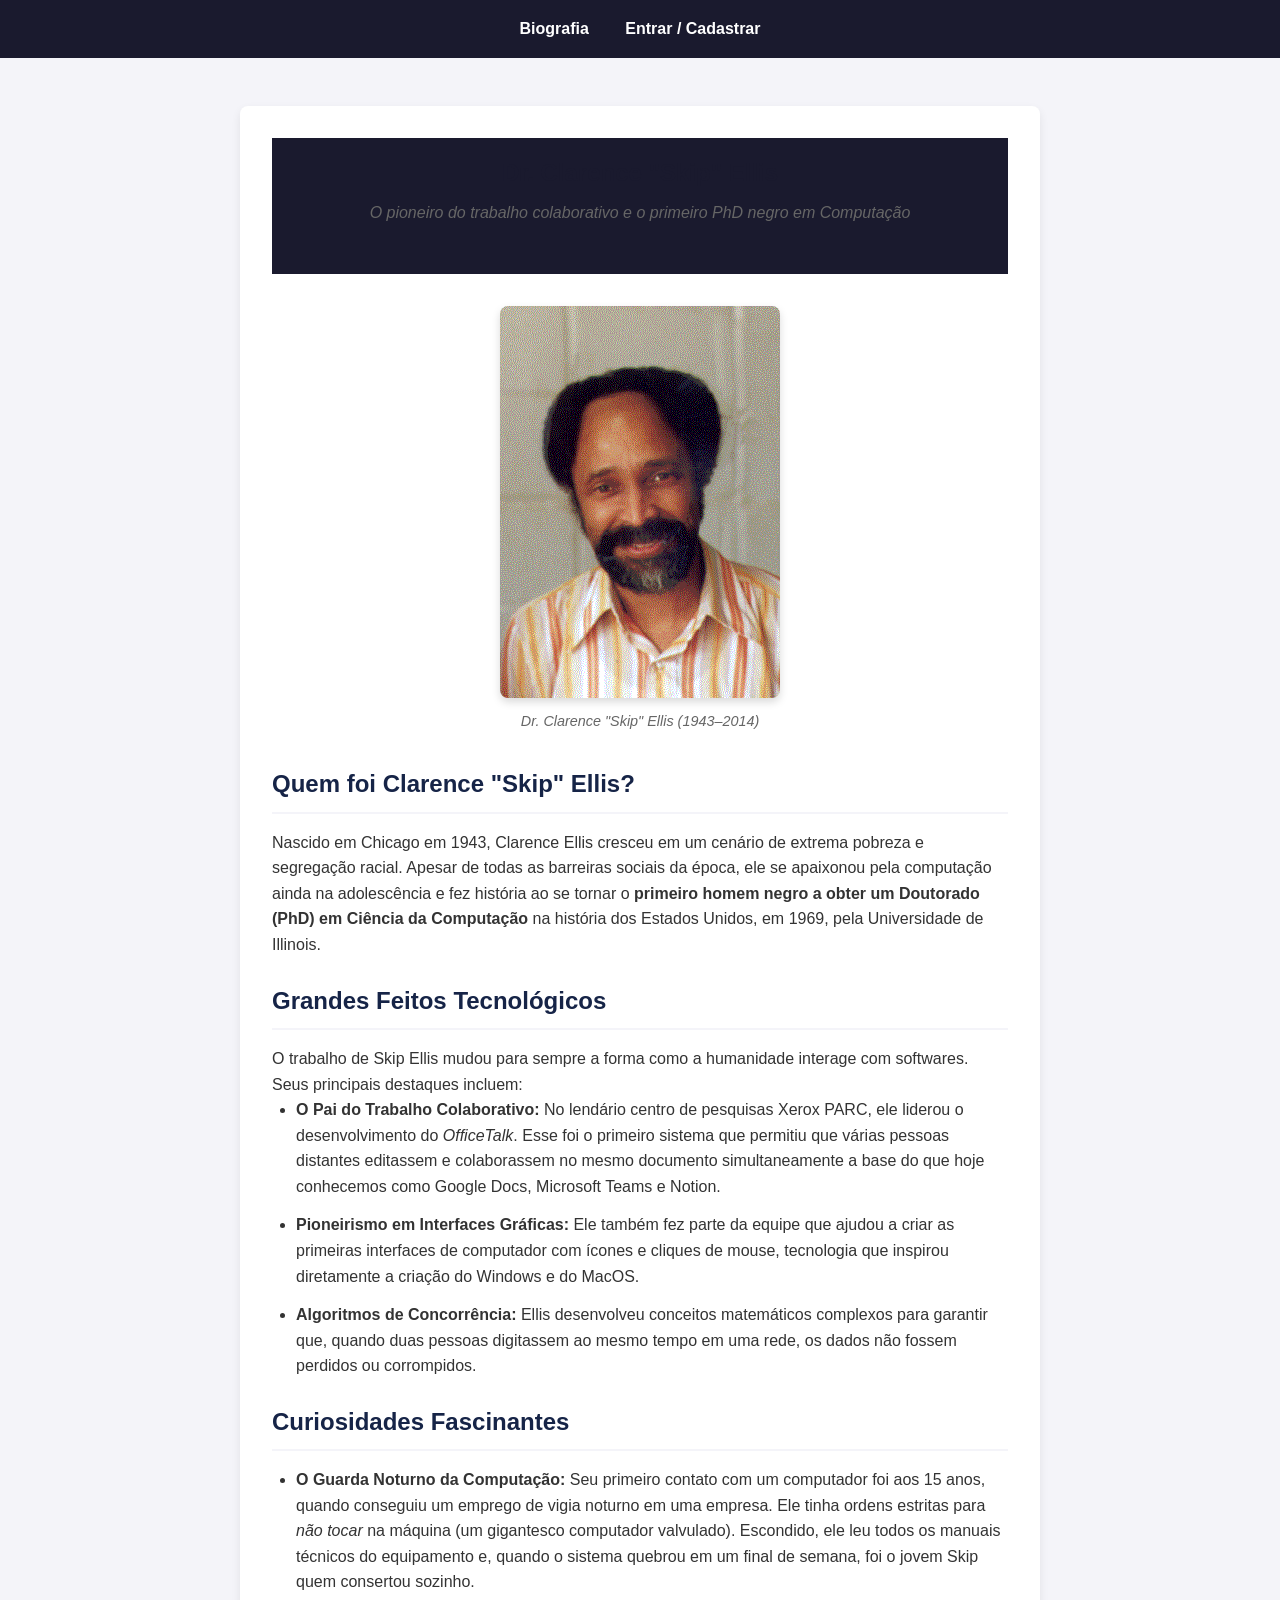
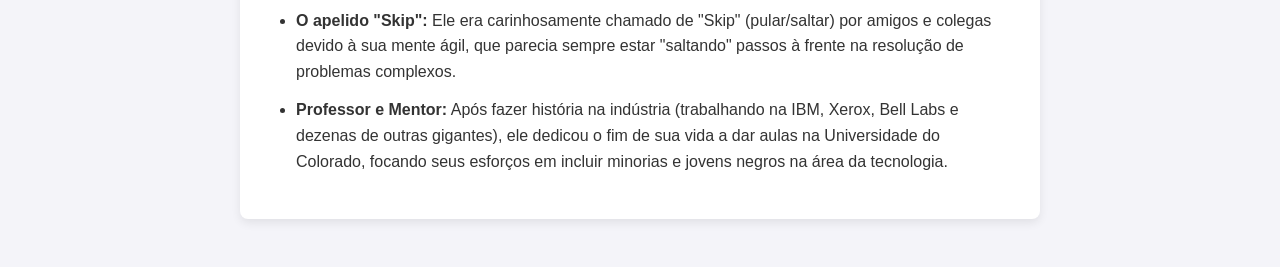
<file: index.html>
<!DOCTYPE html>
<html lang="pt-BR">
<head>
    <meta charset="UTF-8">
    <meta name="viewport" content="width=device-width, initial-scale=1.0">
    <title>Biografia - Dr. Clarence "Skip" Ellis</title>
    <link rel="stylesheet" href="css/style.css">
</head>
<body>
    <header>
        <nav>
            <a href="index.html">Biografia</a>
            <a href="login.html">Entrar / Cadastrar</a>
        </nav>
    </header>

    <main>
        <article class="bio-container">
            <header class="bio-header">
                <h1>Dr. Clarence "Skip" Ellis</h1>
                <p class="subtitle">O pioneiro do trabalho colaborativo e o primeiro PhD negro em Computação</p>
            </header>
            
            <div class="bio-image-container" style="text-align: center; margin: 2rem 0;">
                <img src="skip-ellis.jpg" alt="Dr. Clarence 'Skip' Ellis" style="max-width: 100%; height: auto; border-radius: 8px; box-shadow: 0 4px 8px rgba(0,0,0,0.15); max-height: 400px;">
                <p style="font-size: 0.9rem; color: #666; font-style: italic; margin-top: 5px;">Dr. Clarence "Skip" Ellis (1943–2014)</p>
            </div>

            <section class="bio-section">
                <h2>Quem foi Clarence "Skip" Ellis?</h2>
                <p>Nascido em Chicago em 1943, Clarence Ellis cresceu em um cenário de extrema pobreza e segregação racial. Apesar de todas as barreiras sociais da época, ele se apaixonou pela computação ainda na adolescência e fez história ao se tornar o <strong>primeiro homem negro a obter um Doutorado (PhD) em Ciência da Computação</strong> na história dos Estados Unidos, em 1969, pela Universidade de Illinois.</p>
            </section>

            <section class="bio-section">
                <h2>Grandes Feitos Tecnológicos</h2>
                <p>O trabalho de Skip Ellis mudou para sempre a forma como a humanidade interage com softwares. Seus principais destaques incluem:</p>
                <ul>
                    <li><strong>O Pai do Trabalho Colaborativo:</strong> No lendário centro de pesquisas Xerox PARC, ele liderou o desenvolvimento do <em>OfficeTalk</em>. Esse foi o primeiro sistema que permitiu que várias pessoas distantes editassem e colaborassem no mesmo documento simultaneamente a base do que hoje conhecemos como Google Docs, Microsoft Teams e Notion.</li>
                    <li><strong>Pioneirismo em Interfaces Gráficas:</strong> Ele também fez parte da equipe que ajudou a criar as primeiras interfaces de computador com ícones e cliques de mouse, tecnologia que inspirou diretamente a criação do Windows e do MacOS.</li>
                    <li><strong>Algoritmos de Concorrência:</strong> Ellis desenvolveu conceitos matemáticos complexos para garantir que, quando duas pessoas digitassem ao mesmo tempo em uma rede, os dados não fossem perdidos ou corrompidos.</li>
                </ul>
            </section>

            <section class="bio-section">
                <h2>Curiosidades Fascinantes</h2>
                <ul>
                    <li><strong>O Guarda Noturno da Computação:</strong> Seu primeiro contato com um computador foi aos 15 anos, quando conseguiu um emprego de vigia noturno em uma empresa. Ele tinha ordens estritas para <em>não tocar</em> na máquina (um gigantesco computador valvulado). Escondido, ele leu todos os manuais técnicos do equipamento e, quando o sistema quebrou em um final de semana, foi o jovem Skip quem consertou sozinho.</li>
                    <li><strong>O apelido "Skip":</strong> Ele era carinhosamente chamado de "Skip" (pular/saltar) por amigos e colegas devido à sua mente ágil, que parecia sempre estar "saltando" passos à frente na resolução de problemas complexos.</li>
                    <li><strong>Professor e Mentor:</strong> Após fazer história na indústria (trabalhando na IBM, Xerox, Bell Labs e dezenas de outras gigantes), ele dedicou o fim de sua vida a dar aulas na Universidade do Colorado, focando seus esforços em incluir minorias e jovens negros na área da tecnologia.</li>
                </ul>
            </section>
        </article>
    </main>

    <script src="script.js"></script>
</body>
</html>
</file>
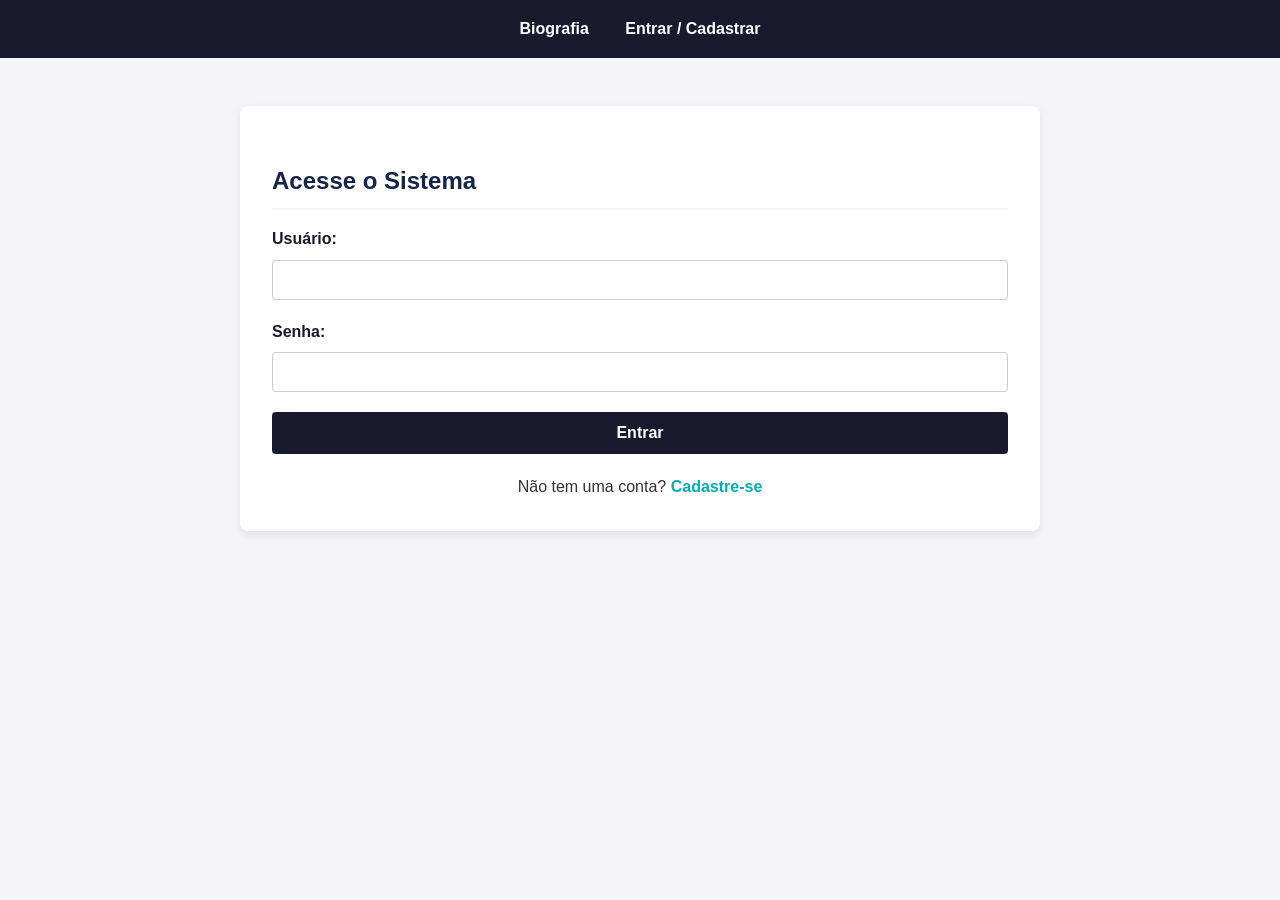
<file: login.html>
<!DOCTYPE html>
<html lang="pt-BR">
<head>
    <meta charset="UTF-8">
    <meta name="viewport" content="width=device-width, initial-scale=1.0">
    <title>Login - Projeto Biografia</title>
    <link rel="stylesheet" href="css/style.css">
</head>
<body>
    <header>
        <nav>
            <a href="index.html">Biografia</a>
            <a href="login.html">Entrar / Cadastrar</a>
        </nav>
    </header>

    <main>
        <div class="bio-container">
            <h2 id="formTitle">Acesse o Sistema</h2> 
            
            <form id="loginForm">
                <label for="username">Usuário:</label>
                <input type="text" id="username" required>
                
                <label for="password">Senha:</label>
                <input type="password" id="password" required>
                
                <button type="submit" id="submitBtn">Entrar</button>
            </form>

            <div style="margin-top: 20px; text-align: center;">
                <span id="toggleText">Não tem uma conta?</span>
                <a href="#" id="toggleLink" style="color: #00adb5; font-weight: bold; text-decoration: none;"> Cadastre-se</a>
            </div>
        </div>
    </main>

    <script src="script.js"></script>
</body>
</html>
</file>
<file: css/style.css>
/* Configurações Gerais */
* {
    margin: 0;
    padding: 0;
    box-sizing: border-box;
    font-family: 'Segoe UI', Tahoma, Geneva, Verdana, sans-serif;
}

body {
    background-color: #f4f4f9;
    color: #333;
    line-height: 1.6;
}

/* Menu de Navegação */
header {
    background-color: #1a1a2e;
    padding: 1rem;
    text-align: center;
}

nav a {
    color: #fff;
    margin: 0 1rem;
    text-decoration: none;
    font-weight: bold;
    transition: color 0.3s;
}

nav a:hover {
    color: #00adb5;
}

/* Container Principal */
.bio-container {
    max-width: 800px;
    margin: 3rem auto;
    padding: 2rem;
    background: #fff;
    border-radius: 8px;
    box-shadow: 0 4px 10px rgba(0,0,0,0.08);
}

h1 {
    color: #1a1a2e;
    margin-bottom: 0.5rem;
}

.subtitle {
    color: #666;
    font-style: italic;
    margin-bottom: 2rem;
}

h2 {
    margin: 1.5rem 0 1rem 0;
    color: #162447;
    border-bottom: 2px solid #f4f4f9;
    padding-bottom: 0.5rem;
}

ul {
    padding-left: 1.5rem;
}

li {
    margin-bottom: 0.8rem;
}

/* Estilização do Formulário de Login/Cadastro */
form {
    display: flex;
    flex-direction: column;
}

label {
    margin-bottom: 0.5rem;
    font-weight: 600;
    color: #1a1a2e;
}

input {
    width: 100%;
    padding: 10px;
    margin-bottom: 1.2rem;
    border: 1px solid #ccc;
    border-radius: 4px;
    font-size: 1rem;
}

input:focus {
    outline: none;
    border-color: #00adb5;
}

button {
    padding: 12px;
    background-color: #1a1a2e;
    color: white;
    border: none;
    border-radius: 4px;
    font-size: 1rem;
    font-weight: bold;
    cursor: pointer;
    transition: background 0.3s;
}

button:hover {
    background-color: #00adb5;
}
</file>
